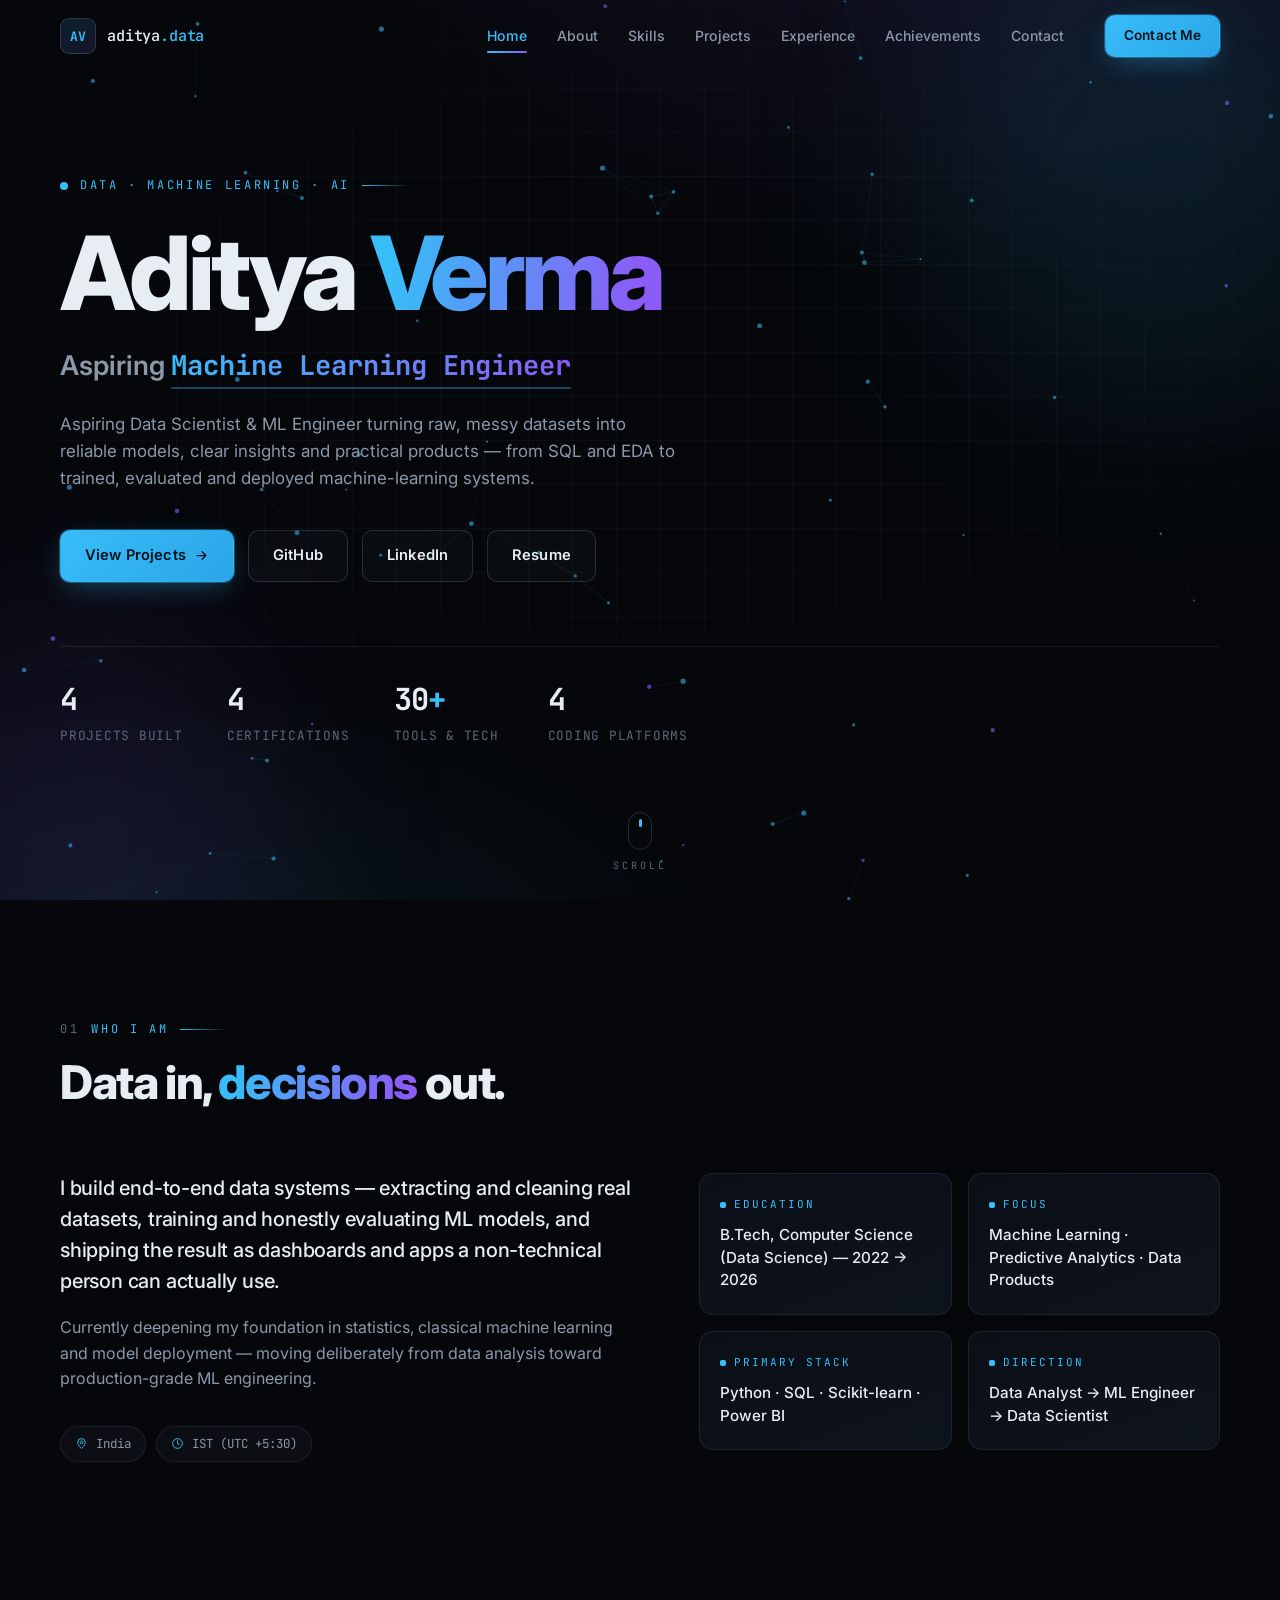
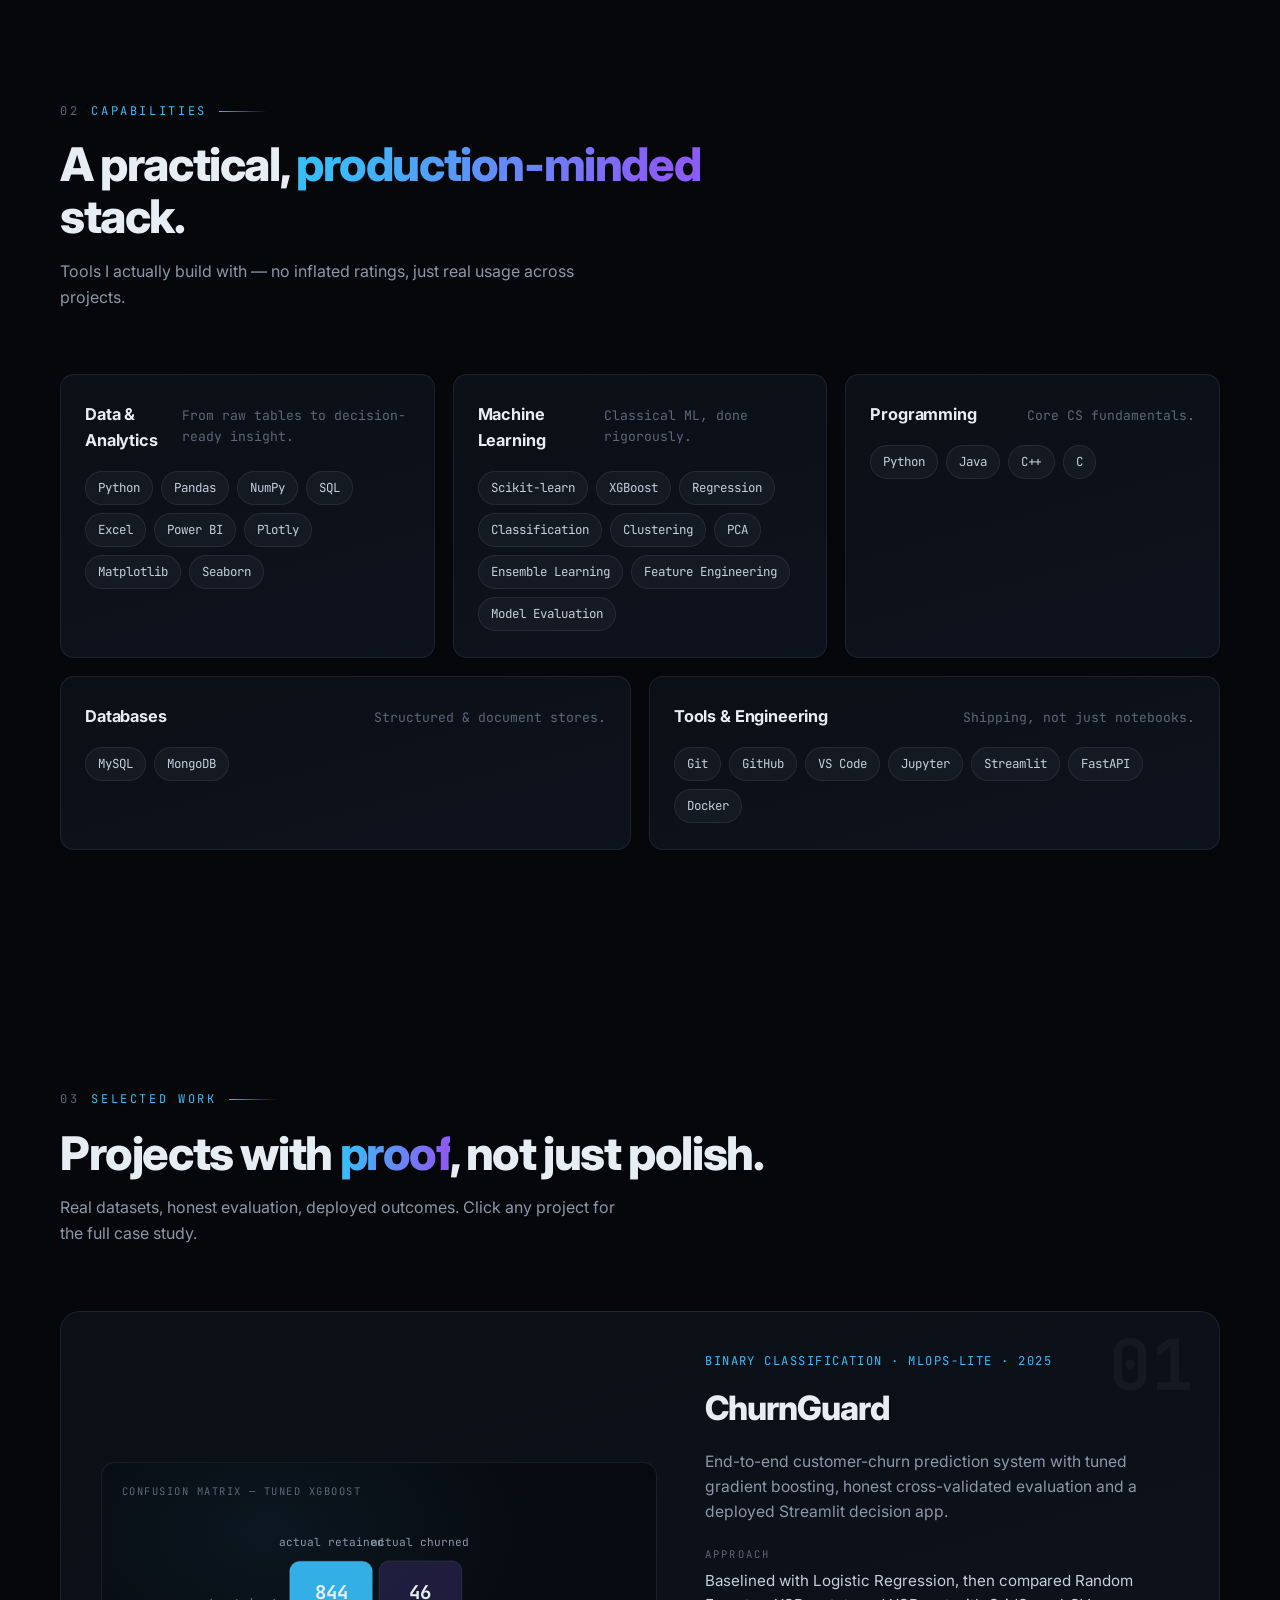
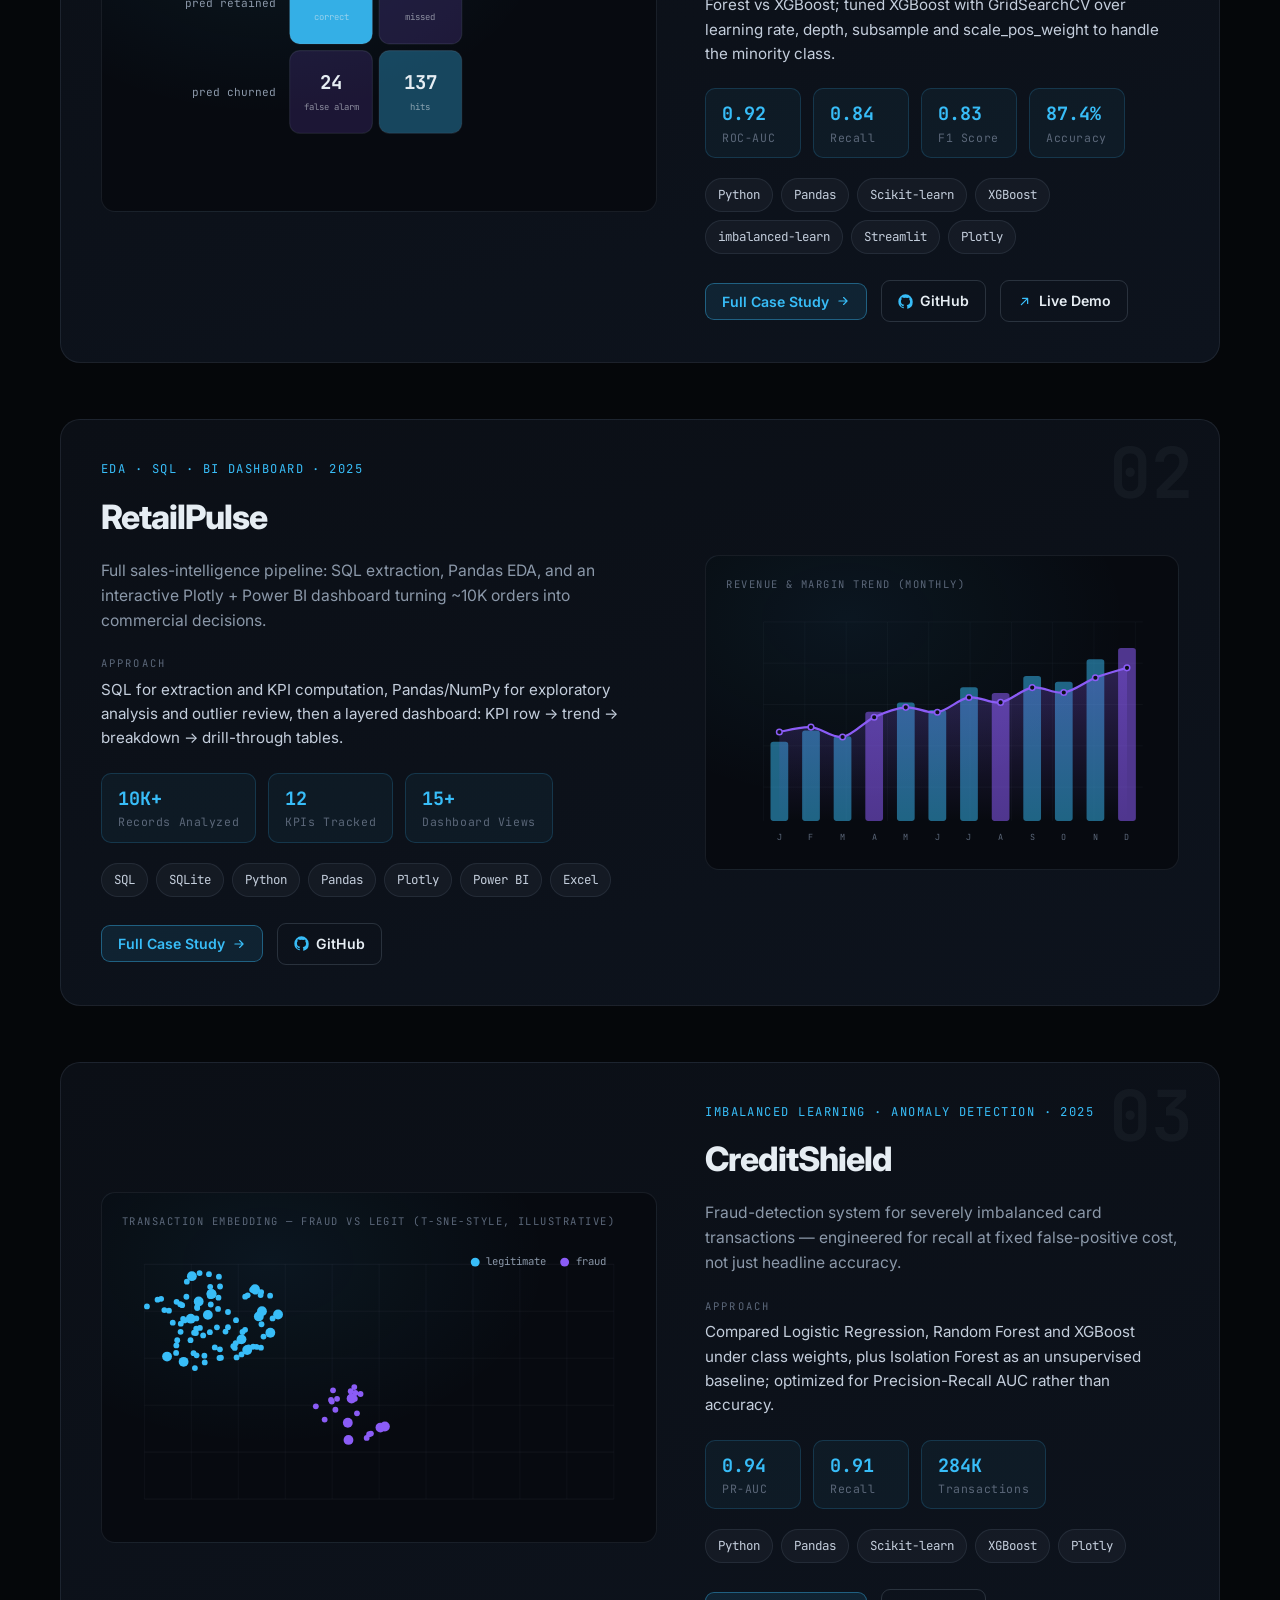
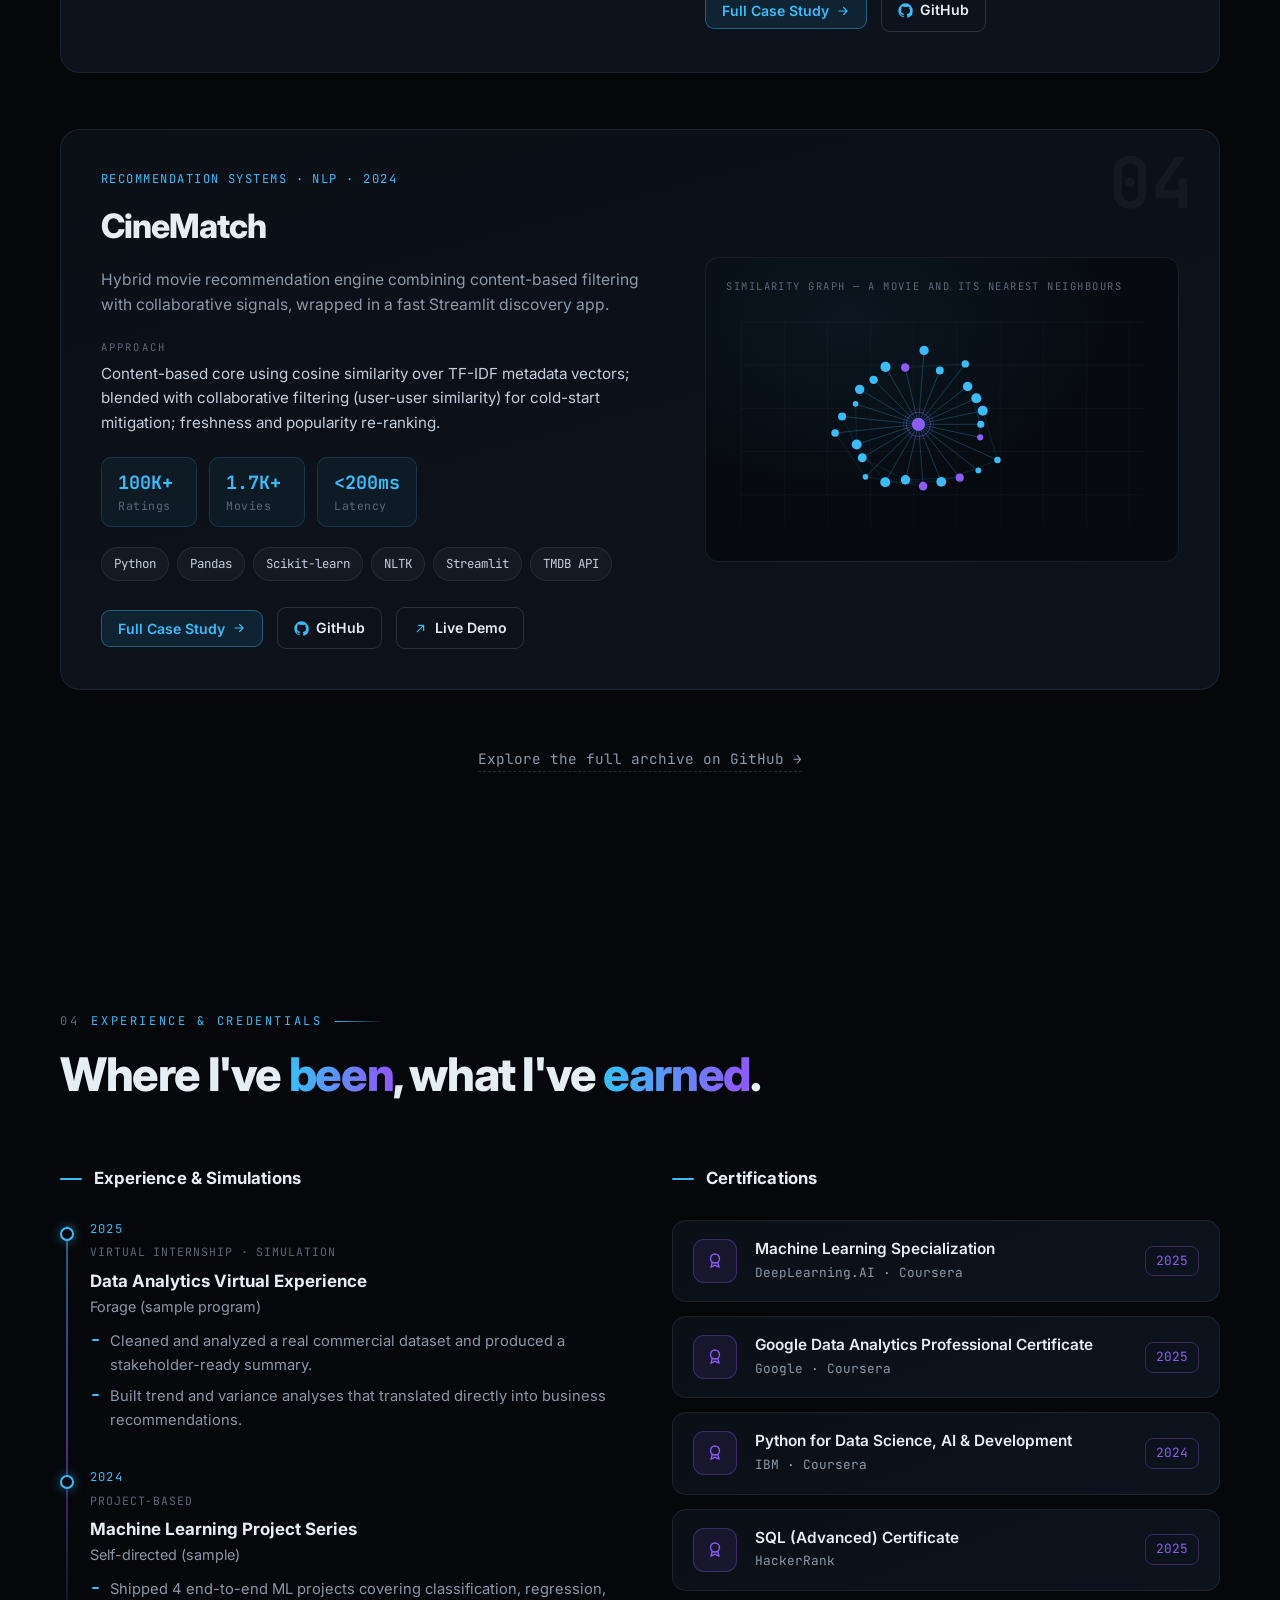
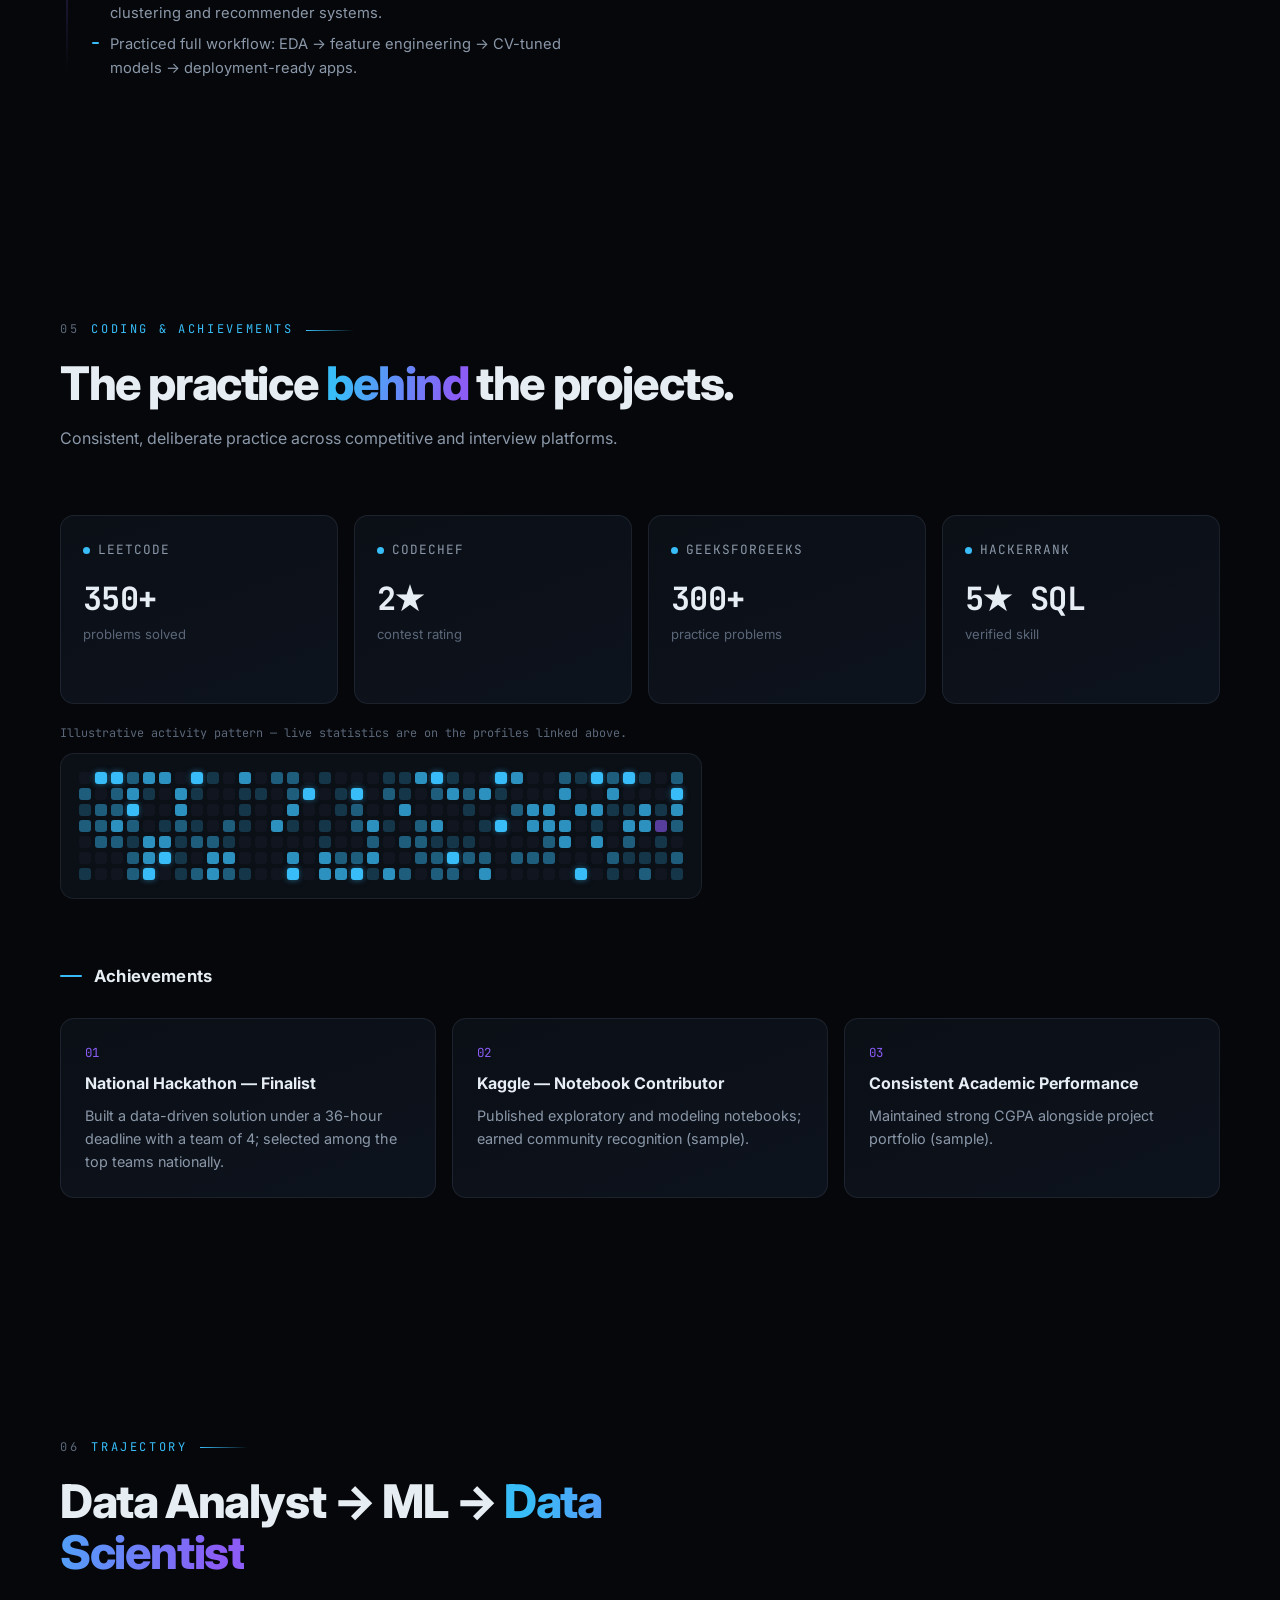
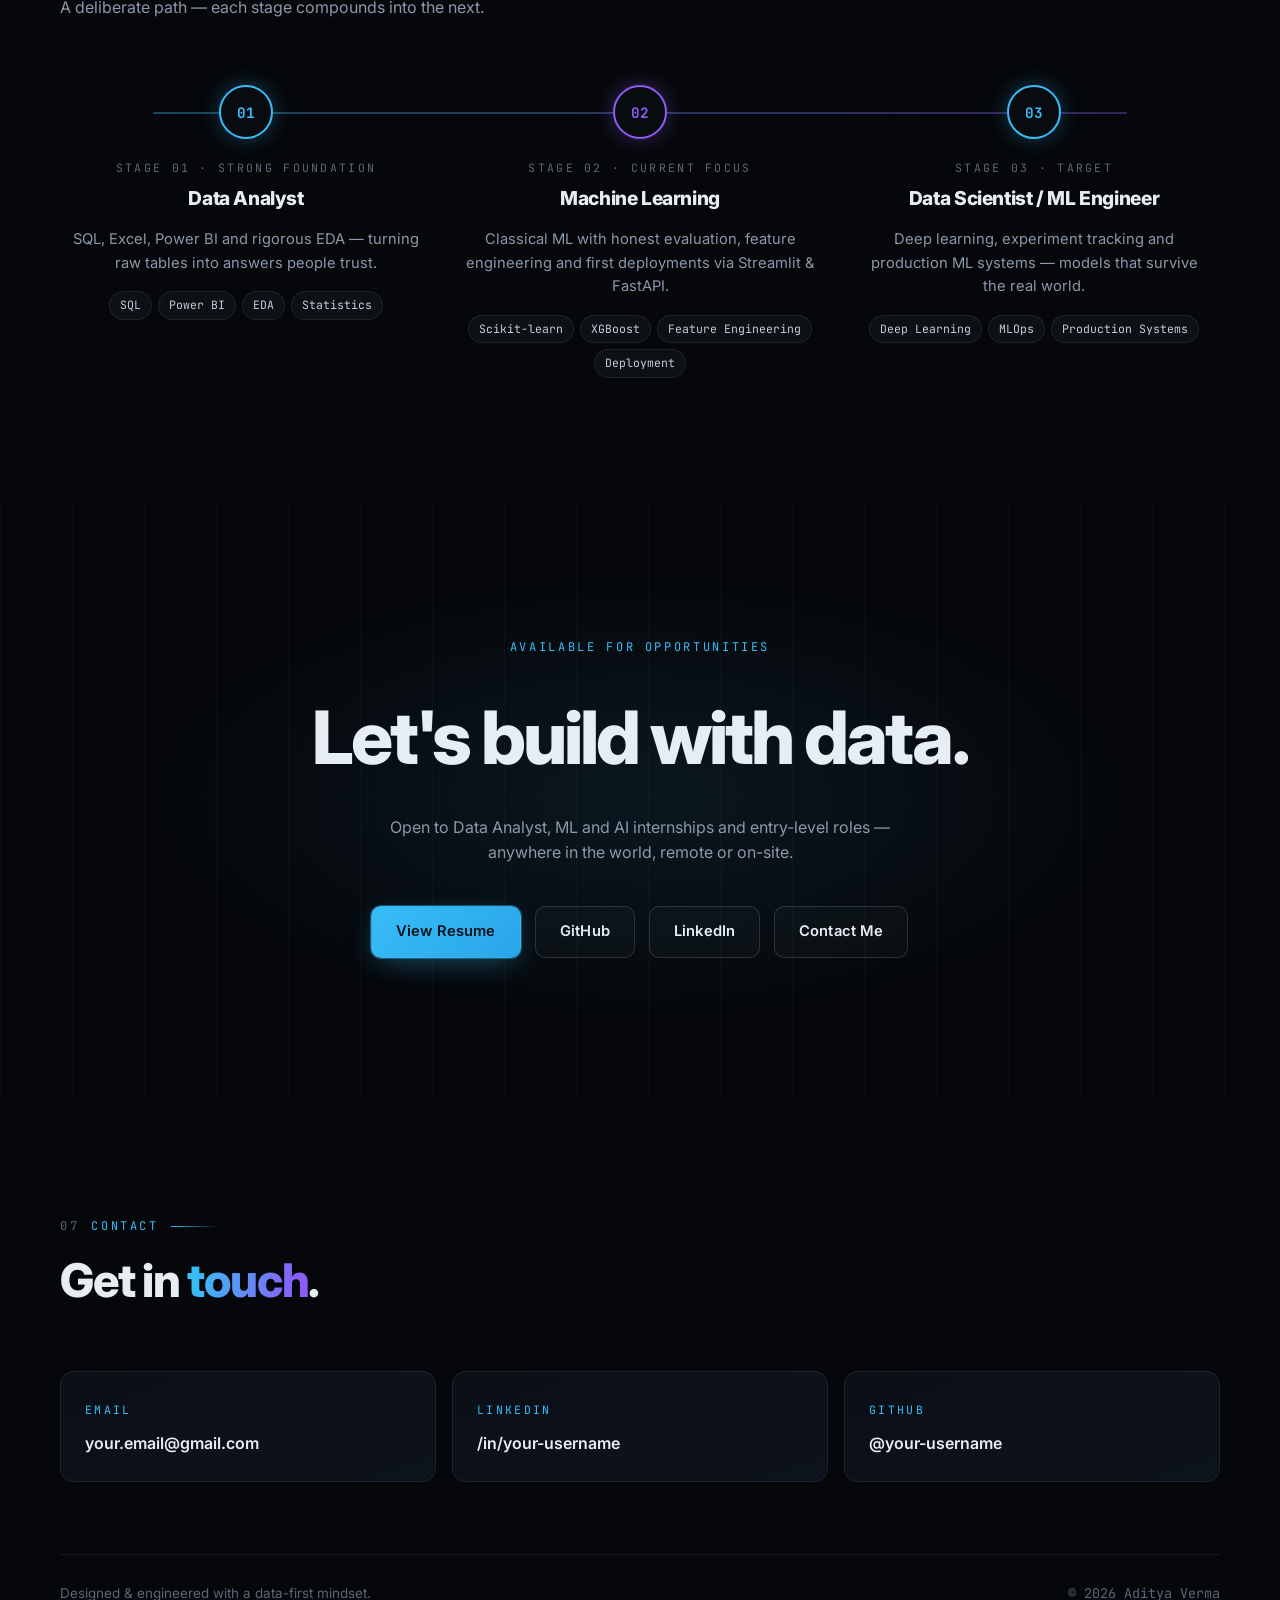
<file: portfolio/index.html>
<!DOCTYPE html>
<html lang="en">
<head>
  <meta charset="UTF-8" />
  <meta name="viewport" content="width=device-width, initial-scale=1.0" />
  <title>Aspiring Data Scientist &amp; ML Engineer — Portfolio</title>
  <meta name="description" content="Portfolio of an aspiring Data Scientist and Machine Learning Engineer — projects, skills, certifications and coding profile." />
  <meta name="theme-color" content="#05070A" />
  <link rel="icon" href="data:image/svg+xml,%3Csvg xmlns='http://www.w3.org/2000/svg' viewBox='0 0 32 32'%3E%3Crect width='32' height='32' rx='7' fill='%2305070A'/%3E%3Ccircle cx='9' cy='16' r='2.4' fill='%2338BDF8'/%3E%3Ccircle cx='23' cy='9' r='2.4' fill='%238B5CF6'/%3E%3Ccircle cx='23' cy='23' r='2.4' fill='%2338BDF8'/%3E%3Cpath d='M9 16 23 9M9 16l14 7' stroke='%2338BDF8' stroke-opacity='.5' stroke-width='1.4'/%3E%3C/svg%3E" />
  <link rel="preconnect" href="https://fonts.googleapis.com" />
  <link rel="preconnect" href="https://fonts.gstatic.com" crossorigin />
  <link href="https://fonts.googleapis.com/css2?family=Inter:wght@400;500;600;700;800&family=JetBrains+Mono:wght@400;500;700&display=swap" rel="stylesheet" />
  <link rel="stylesheet" href="css/style.css" />
</head>
<body>

  <a class="skip-link" href="#main">Skip to content</a>

  <!-- ============================ NAVBAR ============================ -->
  <header class="nav" id="nav">
    <div class="nav-inner container">
      <a href="#home" class="brand" aria-label="Home">
        <span class="brand-mark" id="brandMark">AV</span>
        <span class="brand-text" id="brandText">aditya<span class="brand-dot">.data</span></span>
      </a>
      <nav class="nav-links" id="navLinks" aria-label="Primary">
        <a href="#home"        class="nav-link is-active">Home</a>
        <a href="#about"       class="nav-link">About</a>
        <a href="#skills"      class="nav-link">Skills</a>
        <a href="#projects"    class="nav-link">Projects</a>
        <a href="#experience"  class="nav-link">Experience</a>
        <a href="#achievements" class="nav-link">Achievements</a>
        <a href="#contact"     class="nav-link">Contact</a>
      </nav>
      <a href="#contact" class="btn btn-primary btn-sm nav-cta">Contact Me</a>
      <button class="nav-toggle" id="navToggle" aria-label="Open menu" aria-expanded="false" aria-controls="navLinks">
        <span></span><span></span><span></span>
      </button>
    </div>
  </header>

  <main id="main">

    <!-- ============================= HERO ============================= -->
    <section class="hero" id="home">
      <canvas id="heroCanvas" aria-hidden="true"></canvas>
      <div class="hero-grid" aria-hidden="true"></div>
      <div class="hero-glow hero-glow-a" aria-hidden="true"></div>
      <div class="hero-glow hero-glow-b" aria-hidden="true"></div>

      <div class="container hero-inner">
        <p class="eyebrow hero-eyebrow reveal">
          <span class="pulse-dot" aria-hidden="true"></span>
          <span id="heroKicker">DATA · MACHINE LEARNING · AI</span>
        </p>
        <h1 class="hero-name reveal" id="heroName">Aditya <span class="grad">Verma</span></h1>
        <p class="hero-roles reveal">Aspiring <span class="role-rotator" id="roleRotator">Data Scientist</span></p>
        <p class="hero-desc reveal" id="heroDesc"></p>

        <div class="hero-cta reveal">
          <a href="#projects" class="btn btn-primary magnetic">
            View Projects
            <svg width="15" height="15" viewBox="0 0 24 24" fill="none" aria-hidden="true"><path d="M5 12h14m-6-6 6 6-6 6" stroke="currentColor" stroke-width="2" stroke-linecap="round" stroke-linejoin="round"/></svg>
          </a>
          <a href="#" class="btn btn-ghost magnetic" data-key="github" target="_blank" rel="noopener">GitHub</a>
          <a href="#" class="btn btn-ghost magnetic" data-key="linkedin" target="_blank" rel="noopener">LinkedIn</a>
          <a href="#" class="btn btn-ghost magnetic" data-key="resume">Resume</a>
        </div>

        <div class="hero-stats reveal" id="heroStats" aria-label="Profile statistics"></div>
      </div>

      <a class="scroll-hint" href="#about" aria-label="Scroll to about section">
        <span class="scroll-hint-track"><span class="scroll-hint-thumb"></span></span>
        <span class="scroll-hint-label">scroll</span>
      </a>
    </section>

    <!-- ============================= ABOUT ============================ -->
    <section class="section" id="about">
      <div class="container">
        <div class="section-head reveal">
          <p class="eyebrow"><span class="eyebrow-index">01</span> WHO I AM</p>
          <h2 class="section-title">Data in, <span class="grad">decisions</span> out.</h2>
        </div>
        <div class="about-grid">
          <div class="about-copy reveal">
            <p class="about-lead" id="aboutLead"></p>
            <p class="about-sub" id="aboutSub"></p>
            <div class="about-meta" id="aboutMeta"></div>
          </div>
          <div class="about-cards" id="aboutCards"></div>
        </div>
      </div>
    </section>

    <!-- ============================= SKILLS =========================== -->
    <section class="section" id="skills">
      <div class="container">
        <div class="section-head reveal">
          <p class="eyebrow"><span class="eyebrow-index">02</span> CAPABILITIES</p>
          <h2 class="section-title">A practical, <span class="grad">production-minded</span> stack.</h2>
          <p class="section-lead">Tools I actually build with — no inflated ratings, just real usage across projects.</p>
        </div>
        <div class="skills-grid" id="skillsGrid"></div>
      </div>
    </section>

    <!-- ============================ PROJECTS ========================== -->
    <section class="section" id="projects">
      <div class="container">
        <div class="section-head reveal">
          <p class="eyebrow"><span class="eyebrow-index">03</span> SELECTED WORK</p>
          <h2 class="section-title">Projects with <span class="grad">proof</span>, not just polish.</h2>
          <p class="section-lead">Real datasets, honest evaluation, deployed outcomes. Click any project for the full case study.</p>
        </div>
        <div class="projects-list" id="projectsList"></div>
        <div class="projects-more reveal">
          <a href="#" id="moreProjects" class="more-link" target="_blank" rel="noopener"></a>
        </div>
      </div>
    </section>

    <!-- =========================== EXPERIENCE ========================= -->
    <section class="section" id="experience">
      <div class="container">
        <div class="section-head reveal">
          <p class="eyebrow"><span class="eyebrow-index">04</span> EXPERIENCE &amp; CREDENTIALS</p>
          <h2 class="section-title">Where I've <span class="grad">been</span>, what I've <span class="grad">earned</span>.</h2>
        </div>
        <div class="exp-grid">
          <div>
            <h3 class="sub-head reveal">Experience &amp; Simulations</h3>
            <div class="timeline" id="timeline"></div>
          </div>
          <div>
            <h3 class="sub-head reveal">Certifications</h3>
            <div class="certs" id="certs"></div>
          </div>
        </div>
      </div>
    </section>

    <!-- ========================== ACHIEVEMENTS ======================== -->
    <section class="section" id="achievements">
      <div class="container">
        <div class="section-head reveal">
          <p class="eyebrow"><span class="eyebrow-index">05</span> CODING &amp; ACHIEVEMENTS</p>
          <h2 class="section-title">The practice <span class="grad">behind</span> the projects.</h2>
          <p class="section-lead" id="codingHeadline"></p>
        </div>
        <div class="coding-grid" id="codingGrid"></div>
        <p class="coding-caption reveal" id="codingCaption"></p>
        <div class="contrib reveal" id="contribWrap" aria-hidden="true"></div>
        <h3 class="sub-head reveal achievements-head">Achievements</h3>
        <div class="ach-grid" id="achGrid"></div>
      </div>
    </section>

    <!-- ============================= JOURNEY ========================== -->
    <section class="section" id="journey">
      <div class="container">
        <div class="section-head reveal">
          <p class="eyebrow"><span class="eyebrow-index">06</span> TRAJECTORY</p>
          <h2 class="section-title">Data Analyst → ML → <span class="grad">Data Scientist</span></h2>
          <p class="section-lead">A deliberate path — each stage compounds into the next.</p>
        </div>
        <div class="journey-track" id="journeyTrack"></div>
      </div>
    </section>

    <!-- =============================== CTA ============================ -->
    <section class="section cta-section" id="cta">
      <div class="cta-bg" aria-hidden="true"></div>
      <div class="container cta-inner reveal">
        <p class="eyebrow eyebrow-center">AVAILABLE FOR OPPORTUNITIES</p>
        <h2 class="cta-title" id="ctaTitle">Let's build with data.</h2>
        <p class="cta-line" id="ctaLine"></p>
        <div class="hero-cta cta-btns">
          <a href="#" class="btn btn-primary magnetic" data-key="resume">View Resume</a>
          <a href="#" class="btn btn-ghost magnetic" data-key="github" target="_blank" rel="noopener">GitHub</a>
          <a href="#" class="btn btn-ghost magnetic" data-key="linkedin" target="_blank" rel="noopener">LinkedIn</a>
          <a href="#contact" class="btn btn-ghost magnetic">Contact Me</a>
        </div>
      </div>
    </section>

    <!-- ============================= CONTACT ========================== -->
    <footer class="section contact" id="contact">
      <div class="container">
        <div class="section-head reveal">
          <p class="eyebrow"><span class="eyebrow-index">07</span> CONTACT</p>
          <h2 class="section-title">Get in <span class="grad">touch</span>.</h2>
        </div>
        <div class="contact-grid reveal">
          <a class="contact-card" id="contactEmail" href="#">
            <span class="contact-label">Email</span>
            <span class="contact-value" id="emailValue"></span>
          </a>
          <a class="contact-card" data-key="linkedin" href="#" target="_blank" rel="noopener">
            <span class="contact-label">LinkedIn</span>
            <span class="contact-value">/in/your-username</span>
          </a>
          <a class="contact-card" data-key="github" href="#" target="_blank" rel="noopener">
            <span class="contact-label">GitHub</span>
            <span class="contact-value">@your-username</span>
          </a>
        </div>
        <div class="footer-bar">
          <p class="footer-note">Designed &amp; engineered with a data-first mindset.</p>
          <p class="footer-copy">© <span id="year"></span> <span id="footerName"></span></p>
        </div>
      </div>
    </footer>

  </main>

  <!-- ========================= PROJECT MODAL ========================= -->
  <div class="modal" id="projectModal" role="dialog" aria-modal="true" aria-labelledby="modalTitle" hidden>
    <div class="modal-backdrop" data-close></div>
    <div class="modal-panel">
      <button class="modal-close" id="modalClose" aria-label="Close case study">
        <svg width="18" height="18" viewBox="0 0 24 24" fill="none" aria-hidden="true"><path d="M6 6l12 12M18 6 6 18" stroke="currentColor" stroke-width="2" stroke-linecap="round"/></svg>
      </button>
      <div class="modal-body" id="modalBody"></div>
    </div>
  </div>

  <script src="js/data.js"></script>
  <script src="js/visuals.js"></script>
  <script src="js/main.js"></script>
</body>
</html>
</file>
<file: portfolio/css/style.css>
/* ============================================================
   PORTFOLIO — premium data-intelligence aesthetic
   Palette: bg #05070A/#080B10 · primary #38BDF8 (electric blue)
            secondary #8B5CF6 (violet)
   ============================================================ */

:root {
  --bg:        #05070A;
  --bg-2:      #080B10;
  --panel:     #0B0F16;
  --panel-2:   #0D131D;
  --line:      rgba(148, 163, 184, 0.12);
  --line-2:    rgba(148, 163, 184, 0.22);
  --text:      #E6EDF3;
  --muted:     #8B98A9;
  --muted-2:   #5B6779;
  --accent:    #38BDF8;
  --accent-2:  #8B5CF6;
  --accent-soft: rgba(56, 189, 248, 0.10);
  --violet-soft: rgba(139, 92, 246, 0.10);
  --font: "Inter", -apple-system, "Segoe UI", Roboto, sans-serif;
  --mono: "JetBrains Mono", "SFMono-Regular", Consolas, monospace;
  --radius:    14px;
  --radius-sm: 10px;
  --nav-h:     72px;
  --ease:      cubic-bezier(0.22, 1, 0.36, 1);
}

*, *::before, *::after { box-sizing: border-box; margin: 0; padding: 0; }

html { scroll-behavior: smooth; scroll-padding-top: calc(var(--nav-h) + 12px); }

body {
  background: var(--bg);
  color: var(--text);
  font-family: var(--font);
  font-size: 16px;
  line-height: 1.6;
  -webkit-font-smoothing: antialiased;
  overflow-x: hidden;
}

::selection { background: rgba(56, 189, 248, 0.28); color: #fff; }

::-webkit-scrollbar { width: 10px; }
::-webkit-scrollbar-track { background: var(--bg-2); }
::-webkit-scrollbar-thumb { background: #1B2432; border-radius: 6px; border: 2px solid var(--bg-2); }
::-webkit-scrollbar-thumb:hover { background: #273349; }

a { color: inherit; text-decoration: none; }
button { font-family: inherit; cursor: pointer; }
img, svg, canvas { display: block; max-width: 100%; }

:focus-visible { outline: 2px solid var(--accent); outline-offset: 3px; border-radius: 4px; }

.container { width: min(1160px, calc(100% - 48px)); margin-inline: auto; }

.skip-link {
  position: fixed; top: -60px; left: 16px; z-index: 300;
  background: var(--accent); color: #04121C; font-weight: 600;
  padding: 10px 16px; border-radius: 8px; transition: top .2s var(--ease);
}
.skip-link:focus { top: 12px; }

/* ------------------------------ typography ---------------------------- */
.eyebrow {
  font-family: var(--mono);
  font-size: 12px;
  letter-spacing: 0.22em;
  color: var(--accent);
  display: flex; align-items: center; gap: 12px;
  text-transform: uppercase;
}
.eyebrow-index { color: var(--muted-2); }
.eyebrow::after { content: ""; height: 1px; width: 48px; background: linear-gradient(90deg, var(--accent), transparent); }
.eyebrow-center { justify-content: center; }
.eyebrow-center::after { display: none; }

.grad {
  background: linear-gradient(100deg, var(--accent) 10%, var(--accent-2) 90%);
  -webkit-background-clip: text; background-clip: text;
  -webkit-text-fill-color: transparent; color: transparent;
}

.section { padding: 120px 0; position: relative; }

.section-head { max-width: 720px; margin-bottom: 64px; }
.section-title {
  font-size: clamp(1.9rem, 4vw, 2.9rem);
  font-weight: 800; letter-spacing: -0.03em; line-height: 1.12;
  margin-top: 18px;
}
.section-lead { color: var(--muted); margin-top: 16px; max-width: 560px; }
.sub-head {
  font-size: 1.05rem; font-weight: 700; letter-spacing: 0.01em;
  margin-bottom: 28px; color: var(--text);
  display: flex; align-items: center; gap: 12px;
}
.sub-head::before { content: ""; width: 22px; height: 2px; background: var(--accent); border-radius: 2px; }

/* -------------------------------- buttons ------------------------------ */
.btn {
  display: inline-flex; align-items: center; justify-content: center; gap: 8px;
  font-size: 0.92rem; font-weight: 600; letter-spacing: 0.01em;
  padding: 13px 24px; border-radius: 10px;
  border: 1px solid transparent;
  transition: transform .25s var(--ease), box-shadow .25s var(--ease),
              background .25s var(--ease), border-color .25s var(--ease);
  will-change: transform;
}
.btn-primary {
  background: linear-gradient(135deg, var(--accent), #2AA5E8);
  color: #04121C;
  box-shadow: 0 0 0 1px rgba(56,189,248,.35), 0 8px 30px -8px rgba(56,189,248,.45);
}
.btn-primary:hover { box-shadow: 0 0 0 1px rgba(56,189,248,.55), 0 12px 40px -8px rgba(56,189,248,.6); }
.btn-ghost {
  background: rgba(148,163,184,.04);
  border-color: var(--line-2);
  color: var(--text);
}
.btn-ghost:hover { border-color: var(--accent); background: var(--accent-soft); }
.btn-sm { padding: 9px 18px; font-size: 0.85rem; }

/* --------------------------------- navbar ------------------------------ */
.nav {
  position: fixed; inset: 0 0 auto 0; z-index: 100;
  transition: background .3s var(--ease), border-color .3s var(--ease), backdrop-filter .3s var(--ease);
  border-bottom: 1px solid transparent;
}
.nav.scrolled {
  background: rgba(5, 7, 10, 0.72);
  -webkit-backdrop-filter: blur(14px); backdrop-filter: blur(14px);
  border-bottom-color: var(--line);
}
.nav-inner { display: flex; align-items: center; gap: 28px; height: var(--nav-h); }

.brand { display: flex; align-items: center; gap: 11px; margin-right: auto; }
.brand-mark {
  width: 36px; height: 36px; border-radius: 9px;
  display: grid; place-items: center;
  font-family: var(--mono); font-weight: 700; font-size: 0.82rem;
  color: var(--accent);
  background: linear-gradient(135deg, rgba(56,189,248,.14), rgba(139,92,246,.14));
  border: 1px solid var(--line-2);
}
.brand-text { font-family: var(--mono); font-size: 0.95rem; font-weight: 500; letter-spacing: -0.01em; }
.brand-dot { color: var(--accent); }

.nav-links { display: flex; gap: 4px; }
.nav-link {
  position: relative; font-size: 0.88rem; font-weight: 500; color: var(--muted);
  padding: 8px 13px; border-radius: 8px;
  transition: color .2s var(--ease), background .2s var(--ease);
}
.nav-link:hover { color: var(--text); background: rgba(148,163,184,.06); }
.nav-link.is-active { color: var(--accent); }
.nav-link.is-active::after {
  content: ""; position: absolute; left: 13px; right: 13px; bottom: 2px;
  height: 2px; border-radius: 2px;
  background: linear-gradient(90deg, var(--accent), var(--accent-2));
}

.nav-toggle {
  display: none; flex-direction: column; gap: 5px;
  background: none; border: 0; padding: 10px;
}
.nav-toggle span {
  width: 22px; height: 2px; background: var(--text); border-radius: 2px;
  transition: transform .3s var(--ease), opacity .2s var(--ease);
}
.nav-toggle[aria-expanded="true"] span:nth-child(1) { transform: translateY(7px) rotate(45deg); }
.nav-toggle[aria-expanded="true"] span:nth-child(2) { opacity: 0; }
.nav-toggle[aria-expanded="true"] span:nth-child(3) { transform: translateY(-7px) rotate(-45deg); }

/* ---------------------------------- hero ------------------------------- */
.hero {
  position: relative; min-height: 100svh;
  display: flex; align-items: center;
  padding: calc(var(--nav-h) + 40px) 0 90px;
  overflow: hidden;
  background: radial-gradient(1100px 600px at 75% -10%, rgba(139,92,246,.10), transparent 60%),
              radial-gradient(900px 500px at 15% 110%, rgba(56,189,248,.09), transparent 60%),
              var(--bg);
}
#heroCanvas { position: absolute; inset: 0; width: 100%; height: 100%; opacity: .8; }
.hero-grid {
  position: absolute; inset: 0; pointer-events: none;
  background-image:
    linear-gradient(rgba(148,163,184,.05) 1px, transparent 1px),
    linear-gradient(90deg, rgba(148,163,184,.05) 1px, transparent 1px);
  background-size: 44px 44px;
  -webkit-mask-image: radial-gradient(ellipse 90% 70% at 50% 40%, #000 30%, transparent 75%);
          mask-image: radial-gradient(ellipse 90% 70% at 50% 40%, #000 30%, transparent 75%);
}
.hero-glow { position: absolute; border-radius: 50%; filter: blur(90px); pointer-events: none; }
.hero-glow-a { width: 480px; height: 480px; right: -120px; top: -80px; background: rgba(56,189,248,.10); }
.hero-glow-b { width: 420px; height: 420px; left: -140px; bottom: -120px; background: rgba(139,92,246,.10); }

.hero-inner { position: relative; z-index: 2; }
.hero-eyebrow { margin-bottom: 26px; }
.pulse-dot {
  width: 8px; height: 8px; border-radius: 50%;
  background: var(--accent);
  box-shadow: 0 0 0 0 rgba(56,189,248,.55);
  animation: pulse 2.2s infinite;
}
@keyframes pulse {
  0%   { box-shadow: 0 0 0 0 rgba(56,189,248,.5); }
  70%  { box-shadow: 0 0 0 10px rgba(56,189,248,0); }
  100% { box-shadow: 0 0 0 0 rgba(56,189,248,0); }
}

.hero-name {
  font-size: clamp(2.9rem, 9vw, 6.4rem);
  font-weight: 800; letter-spacing: -0.045em; line-height: 1.02;
}
.hero-roles {
  margin-top: 18px;
  font-size: clamp(1.15rem, 2.6vw, 1.7rem);
  font-weight: 600; color: var(--muted);
}
.role-rotator {
  font-family: var(--mono); font-weight: 700;
  background: linear-gradient(100deg, var(--accent), var(--accent-2));
  -webkit-background-clip: text; background-clip: text;
  -webkit-text-fill-color: transparent; color: transparent;
  border-bottom: 2px solid rgba(56,189,248,.35);
  transition: opacity .3s var(--ease), transform .3s var(--ease);
  display: inline-block;
}
.role-rotator.swap { opacity: 0; transform: translateY(8px); }

.hero-desc { margin-top: 22px; max-width: 620px; color: var(--muted); font-size: 1.06rem; }
.hero-cta { display: flex; flex-wrap: wrap; gap: 14px; margin-top: 38px; }

.hero-stats {
  display: flex; flex-wrap: wrap; gap: 0 44px; margin-top: 64px;
  border-top: 1px solid var(--line); padding-top: 28px;
}
.hero-stat { min-width: 110px; }
.hero-stat-value {
  font-family: var(--mono); font-size: 1.9rem; font-weight: 700;
  color: var(--text); letter-spacing: -0.02em;
}
.hero-stat-value .plus { color: var(--accent); }
.hero-stat-label { font-size: 0.8rem; color: var(--muted-2); margin-top: 2px; font-family: var(--mono); letter-spacing: 0.06em; text-transform: uppercase; }

.scroll-hint {
  position: absolute; left: 50%; bottom: 26px; transform: translateX(-50%);
  display: flex; flex-direction: column; align-items: center; gap: 8px; z-index: 2;
}
.scroll-hint-track {
  width: 24px; height: 38px; border: 1.5px solid var(--line-2); border-radius: 14px;
  display: flex; justify-content: center; padding-top: 6px;
}
.scroll-hint-thumb {
  width: 3px; height: 8px; border-radius: 3px; background: var(--accent);
  animation: scrollThumb 1.9s infinite var(--ease);
}
@keyframes scrollThumb {
  0%   { transform: translateY(0); opacity: 1; }
  70%  { transform: translateY(12px); opacity: 0; }
  100% { transform: translateY(0); opacity: 0; }
}
.scroll-hint-label { font-family: var(--mono); font-size: 10px; letter-spacing: .3em; color: var(--muted-2); text-transform: uppercase; }

/* --------------------------------- about ------------------------------- */
.about-grid { display: grid; grid-template-columns: 1.05fr 0.95fr; gap: 64px; align-items: start; }
.about-lead { font-size: 1.25rem; font-weight: 500; line-height: 1.55; letter-spacing: -0.01em; }
.about-sub { color: var(--muted); margin-top: 18px; }
.about-meta { margin-top: 34px; display: flex; flex-wrap: wrap; gap: 10px; }
.about-meta .chip { font-family: var(--mono); font-size: .78rem; }

.about-cards { display: grid; grid-template-columns: 1fr 1fr; gap: 16px; }
.fact-card {
  background: linear-gradient(160deg, var(--panel), var(--panel-2));
  border: 1px solid var(--line); border-radius: var(--radius);
  padding: 22px 20px;
  transition: transform .35s var(--ease), border-color .35s var(--ease), box-shadow .35s var(--ease);
}
.fact-card:hover {
  transform: translateY(-4px);
  border-color: rgba(56,189,248,.35);
  box-shadow: 0 18px 40px -22px rgba(56,189,248,.3);
}
.fact-label {
  font-family: var(--mono); font-size: 11px; letter-spacing: .18em;
  text-transform: uppercase; color: var(--accent);
  display: flex; align-items: center; gap: 8px; margin-bottom: 10px;
}
.fact-label::before { content: ""; width: 6px; height: 6px; border-radius: 2px; background: var(--accent); }
.fact-value { font-size: 0.95rem; font-weight: 500; line-height: 1.5; }

/* --------------------------------- skills ------------------------------ */
.skills-grid { display: grid; grid-template-columns: repeat(6, 1fr); gap: 18px; }
.skill-card {
  grid-column: span 2;
  background: linear-gradient(165deg, var(--panel), var(--panel-2));
  border: 1px solid var(--line); border-radius: var(--radius);
  padding: 26px 24px;
  position: relative; overflow: hidden;
  transition: transform .35s var(--ease), border-color .35s var(--ease);
}
.skill-card:nth-child(4), .skill-card:nth-child(5) { grid-column: span 3; }
.skill-card::before {
  content: ""; position: absolute; inset: 0 auto auto 0; right: 0; height: 2px;
  background: linear-gradient(90deg, var(--accent), transparent 70%);
  opacity: 0; transition: opacity .35s var(--ease);
}
.skill-card:hover { transform: translateY(-4px); border-color: rgba(56,189,248,.3); }
.skill-card:hover::before { opacity: 1; }
.skill-card[data-accent="violet"]::before { background: linear-gradient(90deg, var(--accent-2), transparent 70%); }
.skill-card[data-accent="violet"]:hover { border-color: rgba(139,92,246,.35); }

.skill-head { display: flex; align-items: baseline; justify-content: space-between; gap: 12px; }
.skill-cat { font-weight: 700; font-size: 1.02rem; letter-spacing: -0.01em; }
.skill-blurb { font-size: .82rem; color: var(--muted-2); font-family: var(--mono); }
.skill-tags { display: flex; flex-wrap: wrap; gap: 8px; margin-top: 18px; }

.tag {
  font-family: var(--mono); font-size: 0.78rem;
  padding: 6px 12px; border-radius: 999px;
  background: rgba(148,163,184,.06);
  border: 1px solid var(--line);
  color: #C4CEDC;
  transition: all .22s var(--ease);
  cursor: default;
}
.tag:hover {
  border-color: var(--accent); color: #fff;
  background: var(--accent-soft);
  transform: translateY(-2px);
}
.skill-card[data-accent="violet"] .tag:hover { border-color: var(--accent-2); background: var(--violet-soft); }

.chip {
  display: inline-flex; align-items: center; gap: 8px;
  font-size: .82rem; color: var(--muted);
  background: rgba(148,163,184,.05); border: 1px solid var(--line);
  border-radius: 999px; padding: 7px 14px;
}
.chip svg { color: var(--accent); }

/* -------------------------------- projects ----------------------------- */
.projects-list { display: flex; flex-direction: column; gap: 56px; }
.project {
  display: grid; grid-template-columns: 1.08fr 0.92fr; gap: 48px; align-items: center;
  background: linear-gradient(165deg, var(--panel), var(--panel-2));
  border: 1px solid var(--line); border-radius: 20px;
  padding: 40px; position: relative; overflow: hidden;
}
.project::before {
  content: attr(data-no);
  position: absolute; top: 18px; right: 26px;
  font-family: var(--mono); font-size: 4.4rem; font-weight: 700;
  color: rgba(148,163,184,.06); line-height: 1; pointer-events: none;
}
.project.flip .project-media { order: 2; }

.project-media {
  position: relative; border-radius: var(--radius);
  border: 1px solid var(--line);
  background: radial-gradient(400px 260px at 30% 20%, rgba(56,189,248,.07), transparent 70%), #070A10;
  padding: 20px; overflow: hidden;
  transition: transform .5s var(--ease), border-color .4s var(--ease), box-shadow .5s var(--ease);
}
.project:hover .project-media {
  transform: translateY(-5px);
  border-color: rgba(56,189,248,.3);
  box-shadow: 0 30px 60px -30px rgba(56,189,248,.25);
}
.project-media svg { width: 100%; height: auto; }
.project-media-title {
  font-family: var(--mono); font-size: 10.5px; letter-spacing: .14em;
  text-transform: uppercase; color: var(--muted-2); margin-bottom: 12px;
}

.project-tag { font-family: var(--mono); font-size: .76rem; letter-spacing: .12em; text-transform: uppercase; color: var(--accent); }
.project-title { font-size: clamp(1.5rem, 3vw, 2.1rem); font-weight: 800; letter-spacing: -0.03em; margin-top: 10px; }
.project-one { color: var(--muted); margin-top: 14px; font-size: .98rem; }
.project-section-label {
  font-family: var(--mono); font-size: 10.5px; letter-spacing: .2em; text-transform: uppercase;
  color: var(--muted-2); margin-top: 22px; margin-bottom: 6px;
}
.project-problem { font-size: .95rem; color: #C4CEDC; }

.project-metrics { display: flex; flex-wrap: wrap; gap: 12px; margin-top: 22px; }
.metric {
  background: rgba(56,189,248,.05);
  border: 1px solid rgba(56,189,248,.18);
  border-radius: var(--radius-sm);
  padding: 10px 16px; min-width: 96px;
}
.metric-value { font-family: var(--mono); font-weight: 700; font-size: 1.15rem; color: var(--accent); }
.metric-label { font-size: .72rem; color: var(--muted-2); font-family: var(--mono); letter-spacing: .05em; }

.project-tech { display: flex; flex-wrap: wrap; gap: 8px; margin-top: 20px; }
.project-foot { display: flex; align-items: center; gap: 14px; margin-top: 26px; flex-wrap: wrap; }
.project-link {
  display: inline-flex; align-items: center; gap: 7px;
  font-size: .88rem; font-weight: 600;
  color: var(--text);
  border: 1px solid var(--line-2); border-radius: 9px;
  padding: 9px 16px;
  transition: all .25s var(--ease);
}
.project-link:hover { border-color: var(--accent); background: var(--accent-soft); color: #fff; }
.project-link svg { color: var(--accent); }
.project-link.primary { background: var(--accent-soft); border-color: rgba(56,189,248,.4); color: var(--accent); }
.project-link.primary:hover { background: rgba(56,189,248,.18); color: #fff; }

.projects-more { text-align: center; margin-top: 56px; }
.more-link {
  font-family: var(--mono); font-size: .9rem; color: var(--muted);
  border-bottom: 1px dashed var(--line-2); padding-bottom: 3px;
  transition: color .25s var(--ease), border-color .25s var(--ease);
}
.more-link:hover { color: var(--accent); border-color: var(--accent); }

/* ------------------------------ experience ----------------------------- */
.exp-grid { display: grid; grid-template-columns: 1fr 1fr; gap: 64px; align-items: start; }

.timeline { position: relative; padding-left: 30px; }
.timeline::before {
  content: ""; position: absolute; left: 6px; top: 6px; bottom: 6px;
  width: 2px; border-radius: 2px;
  background: linear-gradient(180deg, var(--accent), var(--accent-2), transparent);
  opacity: .5;
}
.timeline-item { position: relative; padding-bottom: 36px; }
.timeline-item:last-child { padding-bottom: 0; }
.timeline-item::before {
  content: ""; position: absolute; left: -30px; top: 7px;
  width: 14px; height: 14px; border-radius: 50%;
  background: var(--bg); border: 2px solid var(--accent);
  box-shadow: 0 0 12px rgba(56,189,248,.5);
}
.timeline-period { font-family: var(--mono); font-size: .76rem; color: var(--accent); letter-spacing: .1em; }
.timeline-kind { font-family: var(--mono); font-size: .72rem; color: var(--muted-2); letter-spacing: .08em; text-transform: uppercase; margin-top: 4px; }
.timeline-title { font-weight: 700; font-size: 1.06rem; margin-top: 6px; }
.timeline-org { color: var(--muted); font-size: .9rem; }
.timeline-points { margin-top: 12px; list-style: none; display: grid; gap: 8px; }
.timeline-points li { position: relative; padding-left: 20px; color: var(--muted); font-size: .92rem; }
.timeline-points li::before {
  content: ""; position: absolute; left: 2px; top: 9px;
  width: 7px; height: 2px; background: var(--accent); border-radius: 2px;
}

.certs { display: grid; gap: 14px; }
.cert {
  display: flex; align-items: center; gap: 18px;
  background: linear-gradient(160deg, var(--panel), var(--panel-2));
  border: 1px solid var(--line); border-radius: var(--radius);
  padding: 18px 20px;
  transition: transform .3s var(--ease), border-color .3s var(--ease);
}
.cert:hover { transform: translateX(6px); border-color: rgba(139,92,246,.4); }
.cert-badge {
  flex: none; width: 44px; height: 44px; border-radius: 11px;
  display: grid; place-items: center;
  background: var(--violet-soft); border: 1px solid rgba(139,92,246,.3);
  color: var(--accent-2);
}
.cert-name { font-weight: 600; font-size: .96rem; line-height: 1.35; }
.cert-issuer { font-size: .8rem; color: var(--muted); font-family: var(--mono); margin-top: 3px; }
.cert-year {
  margin-left: auto; flex: none;
  font-family: var(--mono); font-size: .8rem; color: var(--accent-2);
  border: 1px solid rgba(139,92,246,.3); border-radius: 8px; padding: 4px 10px;
}

/* ----------------------------- coding/achv. ---------------------------- */
.coding-grid { display: grid; grid-template-columns: repeat(4, 1fr); gap: 16px; }
.code-card {
  background: linear-gradient(160deg, var(--panel), var(--panel-2));
  border: 1px solid var(--line); border-radius: var(--radius);
  padding: 24px 22px; display: block;
  transition: transform .3s var(--ease), border-color .3s var(--ease), box-shadow .3s var(--ease);
}
.code-card:hover { transform: translateY(-4px); border-color: rgba(56,189,248,.35); box-shadow: 0 20px 44px -26px rgba(56,189,248,.35); }
.code-platform { font-family: var(--mono); font-size: .8rem; color: var(--muted); letter-spacing: .08em; text-transform: uppercase; display: flex; align-items: center; gap: 8px; }
.code-platform::before { content: ""; width: 7px; height: 7px; border-radius: 50%; background: var(--accent); }
.code-stat { font-family: var(--mono); font-size: 2rem; font-weight: 700; margin-top: 12px; letter-spacing: -0.02em; }
.code-label { font-size: .82rem; color: var(--muted-2); }
.code-arrow { margin-top: 16px; color: var(--accent); opacity: 0; transform: translateX(-6px); transition: all .3s var(--ease); }
.code-card:hover .code-arrow { opacity: 1; transform: translateX(0); }

.coding-caption { font-family: var(--mono); font-size: .74rem; color: var(--muted-2); margin: 20px 0 10px; }
.contrib {
  display: grid; grid-template-rows: repeat(7, 1fr); grid-auto-flow: column; gap: 4px;
  width: fit-content; max-width: 100%; overflow: hidden;
  padding: 18px; border: 1px solid var(--line); border-radius: var(--radius);
  background: var(--panel);
}
.contrib-cell { width: 12px; height: 12px; border-radius: 3px; background: #10151F; }
.contrib-cell.l1 { background: rgba(56,189,248,.22); }
.contrib-cell.l2 { background: rgba(56,189,248,.45); }
.contrib-cell.l3 { background: rgba(56,189,248,.75); }
.contrib-cell.l4 { background: #38BDF8; box-shadow: 0 0 6px rgba(56,189,248,.5); }
.contrib-cell.v1 { background: rgba(139,92,246,.3); }
.contrib-cell.v2 { background: rgba(139,92,246,.6); }

.achievements-head { margin-top: 64px; }
.ach-grid { display: grid; grid-template-columns: repeat(3, 1fr); gap: 16px; }
.ach-card {
  background: linear-gradient(160deg, var(--panel), var(--panel-2));
  border: 1px solid var(--line); border-radius: var(--radius);
  padding: 24px;
  transition: transform .3s var(--ease), border-color .3s var(--ease);
}
.ach-card:hover { transform: translateY(-4px); border-color: rgba(139,92,246,.35); }
.ach-index { font-family: var(--mono); font-size: .78rem; color: var(--accent-2); }
.ach-title { font-weight: 700; margin-top: 8px; font-size: 1rem; }
.ach-detail { color: var(--muted); font-size: .9rem; margin-top: 8px; }

/* -------------------------------- journey ------------------------------ */
.journey-track { display: grid; grid-template-columns: repeat(3, 1fr); gap: 22px; position: relative; }
.journey-track::before {
  content: ""; position: absolute; top: 27px; left: 8%; right: 8%; height: 2px;
  background: linear-gradient(90deg, var(--accent), var(--accent-2));
  opacity: .35; border-radius: 2px;
}
.journey-node {
  position: relative; text-align: center; padding: 0 10px;
}
.journey-dot {
  width: 54px; height: 54px; margin: 0 auto; border-radius: 50%;
  display: grid; place-items: center;
  background: var(--bg-2); border: 2px solid var(--accent);
  color: var(--accent); font-family: var(--mono); font-weight: 700; font-size: .9rem;
  box-shadow: 0 0 22px rgba(56,189,248,.3);
  position: relative; z-index: 1;
  transition: transform .35s var(--ease), box-shadow .35s var(--ease);
}
.journey-node:nth-child(2) .journey-dot { border-color: var(--accent-2); color: var(--accent-2); box-shadow: 0 0 22px rgba(139,92,246,.35); }
.journey-node:hover .journey-dot { transform: scale(1.12); }
.journey-stage { font-family: var(--mono); font-size: .72rem; letter-spacing: .2em; color: var(--muted-2); margin-top: 20px; text-transform: uppercase; }
.journey-title { font-weight: 800; font-size: 1.2rem; margin-top: 6px; letter-spacing: -0.02em; }
.journey-state {
  display: inline-block; margin-top: 10px;
  font-family: var(--mono); font-size: .7rem; letter-spacing: .1em; text-transform: uppercase;
  padding: 5px 12px; border-radius: 999px;
  background: var(--accent-soft); color: var(--accent); border: 1px solid rgba(56,189,248,.3);
}
.journey-node:nth-child(2) .journey-state { background: var(--violet-soft); color: var(--accent-2); border-color: rgba(139,92,246,.35); }
.journey-desc { color: var(--muted); font-size: .92rem; margin-top: 14px; }
.journey-skills { display: flex; flex-wrap: wrap; gap: 6px; justify-content: center; margin-top: 16px; }
.journey-skills .tag { font-size: .72rem; padding: 4px 10px; }

/* ---------------------------------- CTA -------------------------------- */
.cta-section { padding: 140px 0; overflow: hidden; }
.cta-bg {
  position: absolute; inset: 0;
  background:
    radial-gradient(700px 320px at 50% 50%, rgba(56,189,248,.09), transparent 70%),
    repeating-linear-gradient(90deg, rgba(148,163,184,.04) 0 1px, transparent 1px 72px);
  pointer-events: none;
}
.cta-inner { position: relative; text-align: center; }
.cta-title { font-size: clamp(2.4rem, 6.5vw, 4.6rem); font-weight: 800; letter-spacing: -0.04em; margin-top: 22px; }
.cta-line { color: var(--muted); max-width: 560px; margin: 18px auto 0; }
.cta-btns { justify-content: center; margin-top: 40px; }

/* -------------------------------- contact ------------------------------ */
.contact { padding-bottom: 60px; }
.contact-grid { display: grid; grid-template-columns: repeat(3, 1fr); gap: 16px; }
.contact-card {
  background: linear-gradient(160deg, var(--panel), var(--panel-2));
  border: 1px solid var(--line); border-radius: var(--radius);
  padding: 24px; display: block;
  transition: transform .3s var(--ease), border-color .3s var(--ease);
  overflow-wrap: anywhere;
}
.contact-card:hover { transform: translateY(-4px); border-color: rgba(56,189,248,.35); }
.contact-label { font-family: var(--mono); font-size: .72rem; letter-spacing: .2em; text-transform: uppercase; color: var(--accent); }
.contact-value { display: block; margin-top: 10px; font-weight: 600; font-size: 1rem; color: var(--text); }

.footer-bar {
  display: flex; flex-wrap: wrap; gap: 12px; justify-content: space-between;
  border-top: 1px solid var(--line); margin-top: 72px; padding-top: 28px;
}
.footer-note { color: var(--muted-2); font-size: .84rem; }
.footer-copy { color: var(--muted-2); font-size: .84rem; font-family: var(--mono); }

/* --------------------------------- modal ------------------------------- */
.modal { position: fixed; inset: 0; z-index: 200; display: grid; place-items: center; padding: 24px; }
.modal[hidden] { display: none; }
.modal-backdrop {
  position: absolute; inset: 0;
  background: rgba(3, 5, 8, 0.78);
  -webkit-backdrop-filter: blur(8px); backdrop-filter: blur(8px);
  animation: fadeIn .3s var(--ease);
}
.modal-panel {
  position: relative; width: min(920px, 100%); max-height: min(86vh, 900px);
  overflow-y: auto; overscroll-behavior: contain;
  background: linear-gradient(170deg, #0B1018, var(--panel-2));
  border: 1px solid var(--line-2); border-radius: 20px;
  animation: modalIn .45s var(--ease);
  box-shadow: 0 40px 120px -40px rgba(0,0,0,.8), 0 0 0 1px rgba(56,189,248,.06);
}
@keyframes fadeIn { from { opacity: 0; } }
@keyframes modalIn { from { opacity: 0; transform: translateY(28px) scale(.985); } }
.modal-close {
  position: sticky; top: 16px; margin-left: calc(100% - 60px); z-index: 5;
  width: 42px; height: 42px; border-radius: 50%;
  display: grid; place-items: center;
  background: rgba(148,163,184,.08); border: 1px solid var(--line-2); color: var(--text);
  transition: all .25s var(--ease);
}
.modal-close:hover { border-color: var(--accent); color: var(--accent); transform: rotate(90deg); }
.modal-body { padding: 6px 44px 48px; margin-top: -42px; }

.modal-eyebrow { font-family: var(--mono); font-size: .74rem; letter-spacing: .18em; color: var(--accent); text-transform: uppercase; }
.modal-title { font-size: clamp(1.7rem, 4vw, 2.5rem); font-weight: 800; letter-spacing: -0.03em; margin-top: 10px; }
.modal-tags { display: flex; flex-wrap: wrap; gap: 8px; margin-top: 16px; }
.modal-grid { display: grid; grid-template-columns: 1fr 1fr; gap: 14px 32px; margin-top: 34px; }
.modal-block.full { grid-column: 1 / -1; }
.modal-block-label {
  font-family: var(--mono); font-size: 10.5px; letter-spacing: .2em; text-transform: uppercase;
  color: var(--accent); margin-bottom: 8px; display: flex; align-items: center; gap: 8px;
}
.modal-block-label::before { content: ""; width: 14px; height: 2px; background: var(--accent); border-radius: 2px; }
.modal-block p { color: #C4CEDC; font-size: .94rem; }
.modal-visual {
  margin-top: 34px; border: 1px solid var(--line); border-radius: var(--radius);
  background: radial-gradient(400px 260px at 30% 20%, rgba(56,189,248,.06), transparent 70%), #070A10;
  padding: 20px;
}
.modal-results { list-style: none; display: grid; gap: 10px; }
.modal-results li { position: relative; padding-left: 24px; color: #C4CEDC; font-size: .94rem; }
.modal-results li::before {
  content: ""; position: absolute; left: 0; top: 8px;
  width: 12px; height: 6px;
  border-left: 2px solid var(--accent); border-bottom: 2px solid var(--accent);
  transform: rotate(-45deg); border-radius: 1px;
}
.modal-foot { display: flex; flex-wrap: wrap; gap: 14px; margin-top: 36px; }
body.modal-open { overflow: hidden; }

/* ------------------------------- reveals ------------------------------- */
.reveal { opacity: 0; transform: translateY(26px); transition: opacity .8s var(--ease), transform .8s var(--ease); }
.reveal.in { opacity: 1; transform: none; }

/* chart draw-in animation */
.chart-line { stroke-dasharray: 1400; stroke-dashoffset: 1400; }
.in .chart-line { animation: drawLine 2s var(--ease) forwards; }
@keyframes drawLine { to { stroke-dashoffset: 0; } }
.chart-bar { transform-origin: bottom; transform: scaleY(0); transition: transform .9s var(--ease); }
.in .chart-bar { transform: scaleY(1); }
.chart-fade { opacity: 0; transition: opacity 1.1s var(--ease) .2s; }
.in .chart-fade { opacity: 1; }

/* ============================== RESPONSIVE ============================== */
@media (max-width: 1020px) {
  .nav-cta { display: none; }
  .about-grid { grid-template-columns: 1fr; gap: 44px; }
  .skills-grid { grid-template-columns: 1fr 1fr; }
  .skill-card, .skill-card:nth-child(4), .skill-card:nth-child(5) { grid-column: span 1; }
  .project, .project.flip { grid-template-columns: 1fr; gap: 30px; padding: 30px; }
  .project.flip .project-media { order: 0; }
  .exp-grid { grid-template-columns: 1fr; gap: 48px; }
  .coding-grid { grid-template-columns: 1fr 1fr; }
  .ach-grid { grid-template-columns: 1fr 1fr; }
}

@media (max-width: 760px) {
  .container { width: calc(100% - 36px); }
  .section { padding: 84px 0; }
  .nav-toggle { display: flex; }
  .nav-links {
    position: fixed; inset: var(--nav-h) 0 auto 0;
    flex-direction: column; gap: 2px;
    background: rgba(6, 9, 13, 0.97);
    -webkit-backdrop-filter: blur(16px); backdrop-filter: blur(16px);
    border-bottom: 1px solid var(--line);
    padding: 14px 18px 22px;
    transform: translateY(-12px); opacity: 0; pointer-events: none;
    transition: transform .3s var(--ease), opacity .3s var(--ease);
  }
  .nav-links.open { transform: none; opacity: 1; pointer-events: auto; }
  .nav-link { padding: 12px 14px; font-size: 1rem; }
  .hero { padding-top: calc(var(--nav-h) + 24px); }
  .hero-cta .btn { flex: 1 1 46%; }
  .hero-stats { gap: 20px 32px; }
  .about-cards { grid-template-columns: 1fr; }
  .skills-grid { grid-template-columns: 1fr; }
  .modal-body { padding: 6px 22px 36px; }
  .modal-grid { grid-template-columns: 1fr; }
  .journey-track { grid-template-columns: 1fr; gap: 44px; }
  .journey-track::before {
    top: 8%; bottom: 8%; left: 26px; right: auto; width: 2px; height: auto;
    background: linear-gradient(180deg, var(--accent), var(--accent-2));
  }
  .journey-node { text-align: left; padding-left: 74px; }
  .journey-dot { position: absolute; left: 0; top: 0; margin: 0; }
  .journey-skills { justify-content: flex-start; }
  .contact-grid { grid-template-columns: 1fr; }
  .ach-grid { grid-template-columns: 1fr; }
  .coding-grid { grid-template-columns: 1fr 1fr; }
  .contrib { grid-auto-flow: row; grid-template-rows: none; grid-template-columns: repeat(7, 1fr); }
}

@media (max-width: 460px) {
  .coding-grid { grid-template-columns: 1fr; }
  .hero-cta .btn { flex: 1 1 100%; }
  .project { padding: 22px; }
  .footer-bar { flex-direction: column; }
}

/* --------------------------- reduced motion ---------------------------- */
@media (prefers-reduced-motion: reduce) {
  html { scroll-behavior: auto; }
  *, *::before, *::after { animation-duration: .01ms !important; animation-iteration-count: 1 !important; transition-duration: .01ms !important; }
  .reveal { opacity: 1; transform: none; }
  .chart-line { stroke-dashoffset: 0; }
  .chart-bar { transform: scaleY(1); }
  .chart-fade { opacity: 1; }
}
</file>
